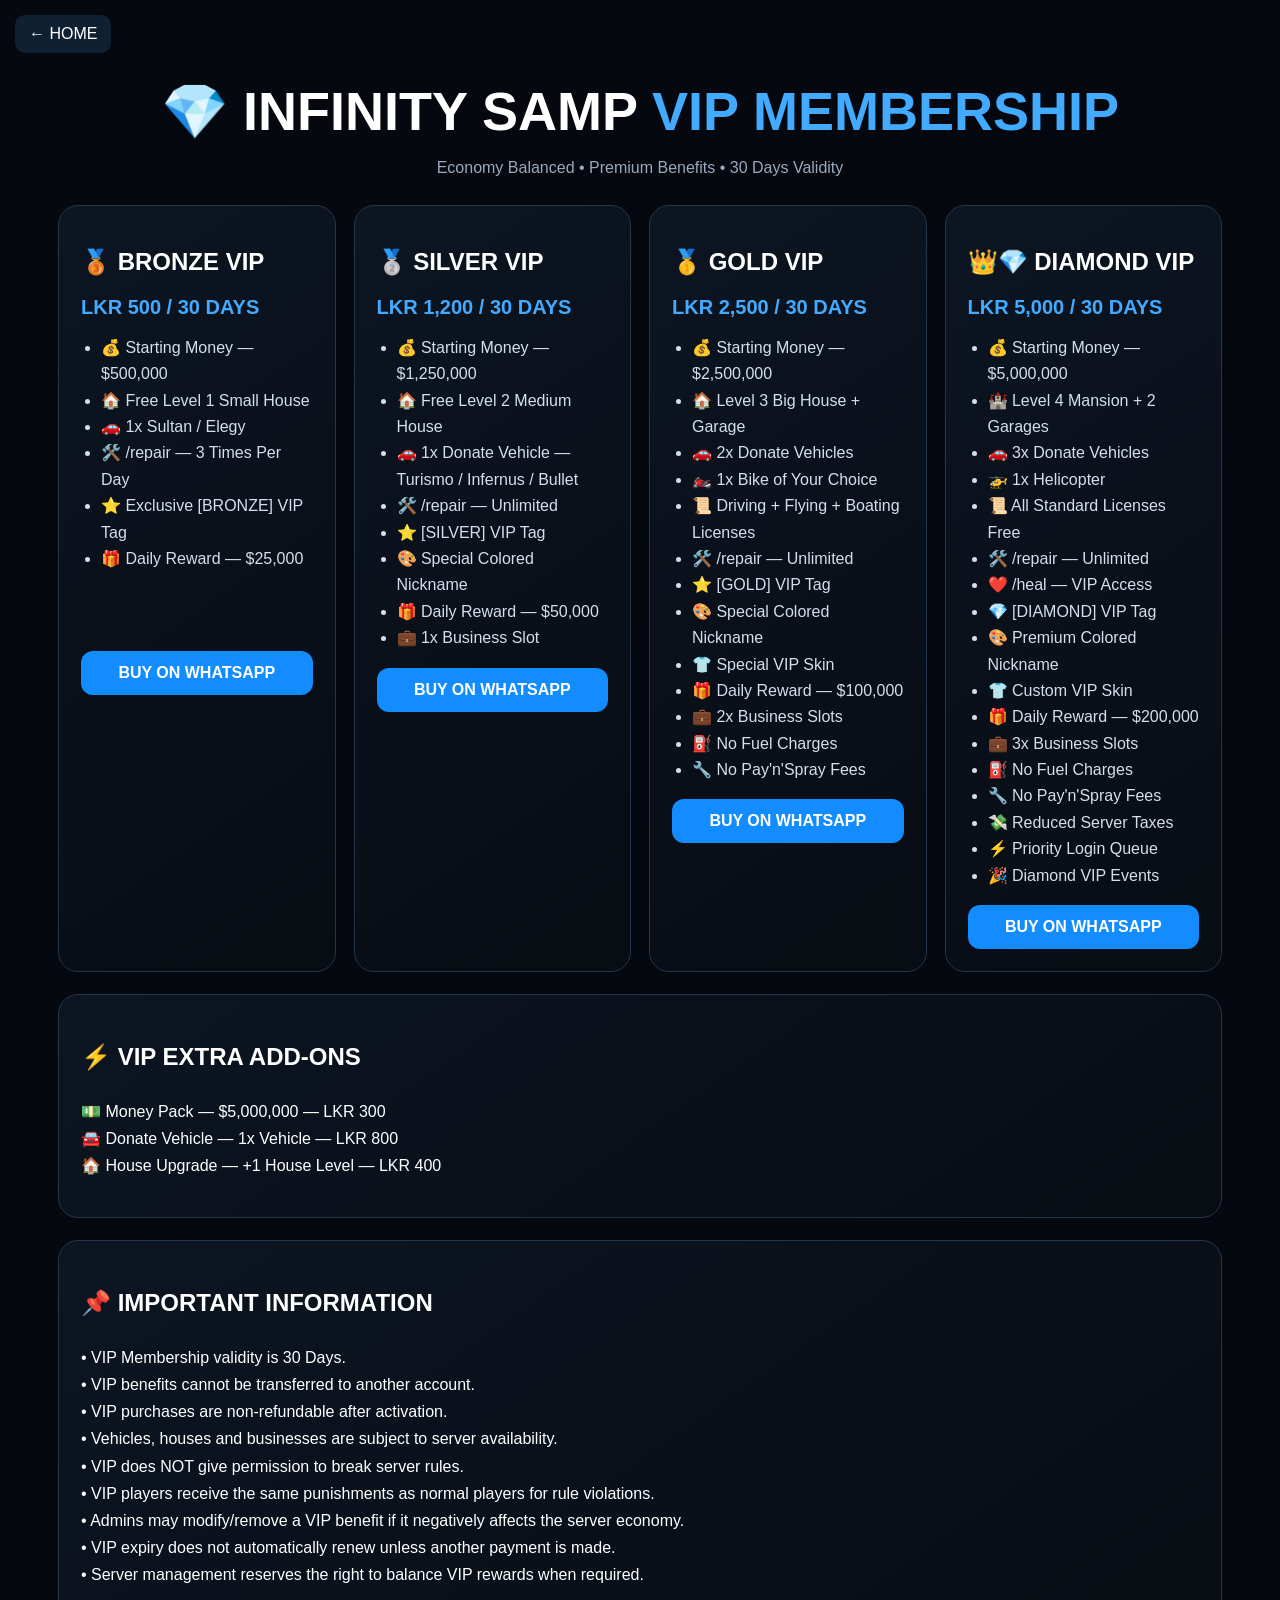
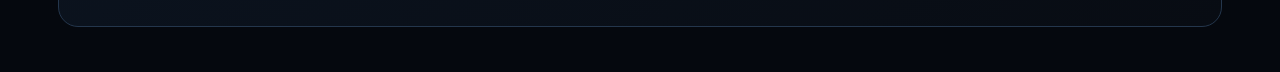
<file: vip.html>
<!doctype html><html><head><meta charset="utf-8"><meta name="viewport" content="width=device-width,initial-scale=1"><title>VIP Membership | Infinity Role Play</title><link rel="manifest" href="/manifest.json"><style>
*{box-sizing:border-box}body{margin:0;background:#05080e;color:#fff;font-family:Arial,sans-serif}main{max-width:1200px;margin:auto;padding:80px 18px 45px}header{text-align:center;margin-bottom:28px}h1{font-size:clamp(30px,6vw,54px);margin:0}header span,.price{color:#42aaff}header p{color:#9aaabe}.grid{display:grid;grid-template-columns:repeat(auto-fit,minmax(250px,1fr));gap:18px}.card,.box{background:linear-gradient(145deg,#0c1522,#080c13);border:1px solid #24364c;border-radius:20px;padding:22px}.card ul{padding-left:20px;line-height:1.65;color:#d5dfeb;min-height:300px}.price{font-size:20px;font-weight:900}.buy{display:block;text-align:center;background:#138cff;color:#fff;text-decoration:none;padding:13px;border-radius:12px;font-weight:900}.box{margin-top:22px;line-height:1.7}.home{position:fixed;top:15px;left:15px;background:#102033;color:#fff;text-decoration:none;padding:10px 14px;border-radius:10px;z-index:10}</style><script defer src="/pwa.js"></script></head><body><a class="home" href="index.html">← HOME</a><main><header><h1>💎 INFINITY SAMP <span>VIP MEMBERSHIP</span></h1><p>Economy Balanced • Premium Benefits • 30 Days Validity</p></header><section class="grid"><article class="card"><h2>🥉 BRONZE VIP</h2><div class="price">LKR 500 / 30 DAYS</div><ul><li>💰 Starting Money — $500,000</li><li>🏠 Free Level 1 Small House</li><li>🚗 1x Sultan / Elegy</li><li>🛠️ /repair — 3 Times Per Day</li><li>⭐ Exclusive [BRONZE] VIP Tag</li><li>🎁 Daily Reward — $25,000</li></ul><a class="buy" href="https://wa.me/94740682507?text=Hello%20INFINITY%20SAMP%2C%20I%20want%20to%20buy%20🥉%20BRONZE%20VIP%20-%20LKR%20500.">BUY ON WHATSAPP</a></article><article class="card"><h2>🥈 SILVER VIP</h2><div class="price">LKR 1,200 / 30 DAYS</div><ul><li>💰 Starting Money — $1,250,000</li><li>🏠 Free Level 2 Medium House</li><li>🚗 1x Donate Vehicle — Turismo / Infernus / Bullet</li><li>🛠️ /repair — Unlimited</li><li>⭐ [SILVER] VIP Tag</li><li>🎨 Special Colored Nickname</li><li>🎁 Daily Reward — $50,000</li><li>💼 1x Business Slot</li></ul><a class="buy" href="https://wa.me/94740682507?text=Hello%20INFINITY%20SAMP%2C%20I%20want%20to%20buy%20🥈%20SILVER%20VIP%20-%20LKR%201200.">BUY ON WHATSAPP</a></article><article class="card"><h2>🥇 GOLD VIP</h2><div class="price">LKR 2,500 / 30 DAYS</div><ul><li>💰 Starting Money — $2,500,000</li><li>🏠 Level 3 Big House + Garage</li><li>🚗 2x Donate Vehicles</li><li>🏍️ 1x Bike of Your Choice</li><li>📜 Driving + Flying + Boating Licenses</li><li>🛠️ /repair — Unlimited</li><li>⭐ [GOLD] VIP Tag</li><li>🎨 Special Colored Nickname</li><li>👕 Special VIP Skin</li><li>🎁 Daily Reward — $100,000</li><li>💼 2x Business Slots</li><li>⛽ No Fuel Charges</li><li>🔧 No Pay'n'Spray Fees</li></ul><a class="buy" href="https://wa.me/94740682507?text=Hello%20INFINITY%20SAMP%2C%20I%20want%20to%20buy%20🥇%20GOLD%20VIP%20-%20LKR%202500.">BUY ON WHATSAPP</a></article><article class="card"><h2>👑💎 DIAMOND VIP</h2><div class="price">LKR 5,000 / 30 DAYS</div><ul><li>💰 Starting Money — $5,000,000</li><li>🏰 Level 4 Mansion + 2 Garages</li><li>🚗 3x Donate Vehicles</li><li>🚁 1x Helicopter</li><li>📜 All Standard Licenses Free</li><li>🛠️ /repair — Unlimited</li><li>❤️ /heal — VIP Access</li><li>💎 [DIAMOND] VIP Tag</li><li>🎨 Premium Colored Nickname</li><li>👕 Custom VIP Skin</li><li>🎁 Daily Reward — $200,000</li><li>💼 3x Business Slots</li><li>⛽ No Fuel Charges</li><li>🔧 No Pay'n'Spray Fees</li><li>💸 Reduced Server Taxes</li><li>⚡ Priority Login Queue</li><li>🎉 Diamond VIP Events</li></ul><a class="buy" href="https://wa.me/94740682507?text=Hello%20INFINITY%20SAMP%2C%20I%20want%20to%20buy%20👑💎%20DIAMOND%20VIP%20-%20LKR%205000.">BUY ON WHATSAPP</a></article></section>
<section class="box"><h2>⚡ VIP EXTRA ADD-ONS</h2><p>💵 Money Pack — $5,000,000 — LKR 300<br>🚘 Donate Vehicle — 1x Vehicle — LKR 800<br>🏠 House Upgrade — +1 House Level — LKR 400</p></section>
<section class="box"><h2>📌 IMPORTANT INFORMATION</h2><p>• VIP Membership validity is 30 Days.<br>• VIP benefits cannot be transferred to another account.<br>• VIP purchases are non-refundable after activation.<br>• Vehicles, houses and businesses are subject to server availability.<br>• VIP does NOT give permission to break server rules.<br>• VIP players receive the same punishments as normal players for rule violations.<br>• Admins may modify/remove a VIP benefit if it negatively affects the server economy.<br>• VIP expiry does not automatically renew unless another payment is made.<br>• Server management reserves the right to balance VIP rewards when required.</p></section></main></body></html>
</file>
